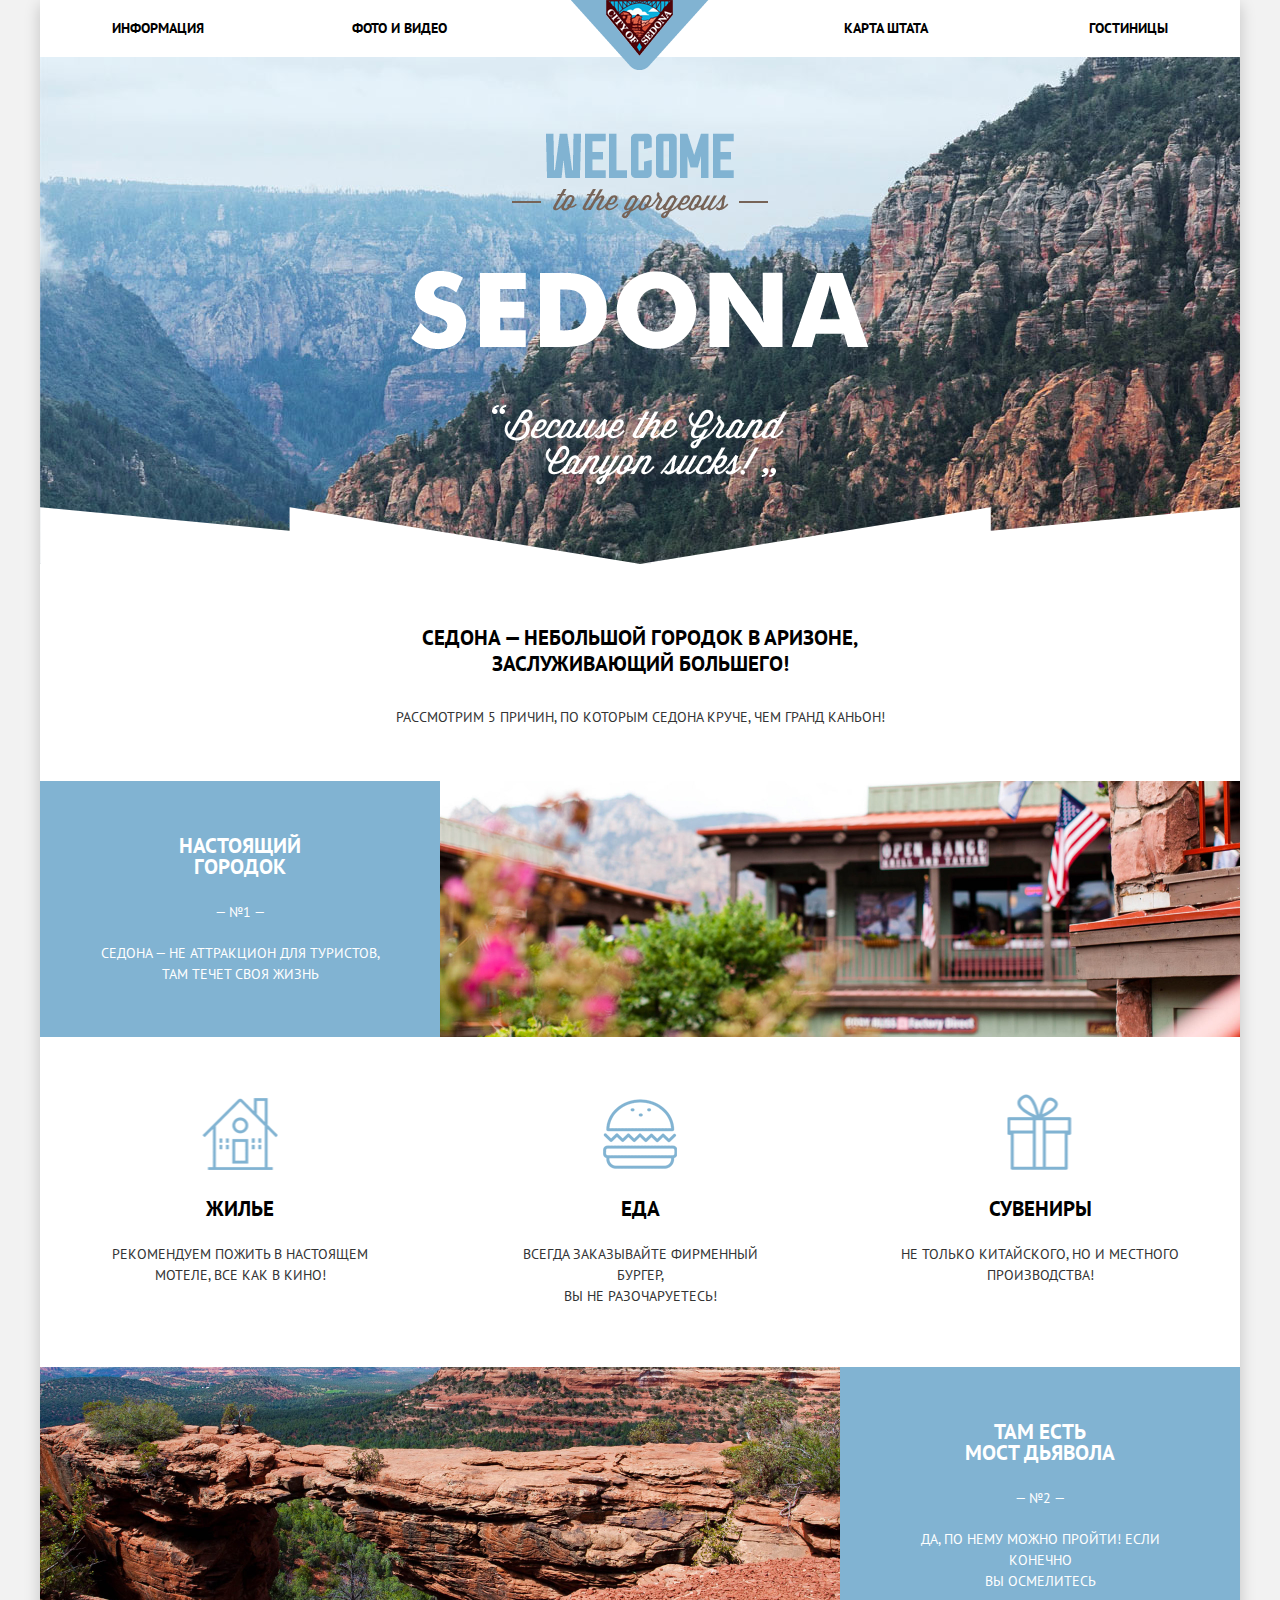
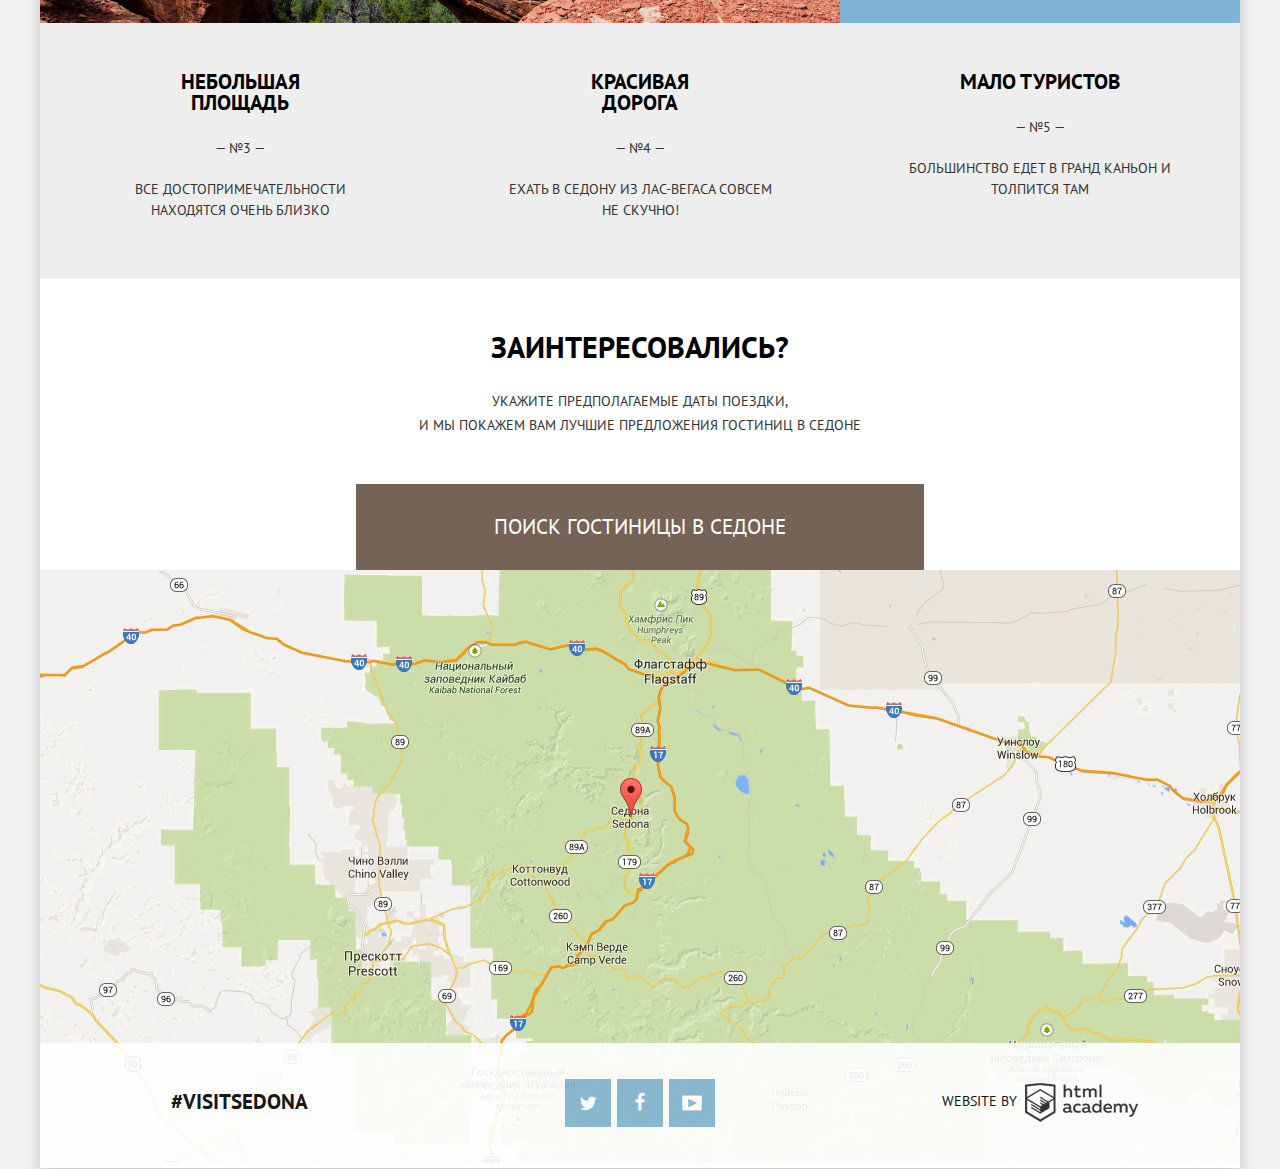
<file: index.html>
<!DOCTYPE html>
<html lang="ru">
	<head>
		<meta charset="utf-8">
		<title>Седона</title>
		<link href="https://fonts.googleapis.com/css?family=PT+Sans:400,700&subset=cyrillic" rel="stylesheet">
		<link href="css/normalize.css" rel="stylesheet">
		<link href="css/style-min.css" rel="stylesheet">
	</head>
	<body>
		<div class="container">
			<header class="page-header">
				<nav class="main-navigation clearfix">
					<ul class="main-navigation-left">
						<li>
							<a href="#">
								Информация
							</a>
						</li>
						<li>
							<a href="/photo-and-video">
								Фото и видео
							</a>
						</li>
					</ul>
					<ul class="main-navigation-right">
						<li>
							<a href="catalog.html">
								Гостиницы
							</a>
						</li>
						<li>
							<a href="/site-map">
								Карта штата
							</a>
						</li>	
					</ul>	
				</nav>
				<div class="logo">
					<a class="index-page current">
						<img src="img/logo.png" alt="City of Sedona" width="138" height="70">
					</a>
				</div>
			</header>
			<main>
				<div class="welcome-block">
					<img src="img/welcome.png" alt="Welcome to the gorgeous Sedona" width="458" height="352">
				</div>
				<p class="lead">
					<b>Седона &#8212; небольшой городок в Аризоне,<br> заслуживающий большего!</b>
				</p>
				<section class="features">
					<p>
						Рассмотрим 5 причин, по которым Седона круче, чем Гранд Каньон!
					</p>
					<div class="features-single city clearfix">
						<div class="features-item">
							<h2 class="features-name">Настоящий<br>городок</h2>
							<p> &#8212; №1 &#8212; </p>
							<p class="features-description">Седона &#8212; не аттракцион для туристов, там течет своя жизнь</p>
						</div>
						<!--Фоновое изображение &#8212 фото Sedona-city.jpg-->
					</div>
					<div class="features-advice clearfix">
						<div class="features-item house">
							<!--Фоновое изображение -house.png-->
							<p class="features-name">Жилье</p>
							<p class="features-description">Рекомендуем пожить в настоящем мотеле, все как в кино!</p>
						</div>
						<div class="features-item food">
							<!--Фоновое изображение -food.png-->
							<p class="features-name">Еда</p>
							<p class="features-description">Всегда заказывайте фирменный бургер, <br>Вы  не разочаруетесь!</p>
						</div>
						<div class="features-item souvenirs">
							<!--Фоновое изображение - souvenirs.png-->
							<p class="features-name">Сувениры</p>
							<p class="features-description">Не только китайского, но и местного  производства!</p>
						</div>
					</div>
					<div class="features-single bridge clearfix">
						<!--Фоновое изображение - фото Devil's-bridge.jpg-->
						<div class="content-right features-item">
							<h2 class="features-name">Там есть<br> мост дьявола</h2>
							<p> &#8212; №2 &#8212; </p>
							<p class="features-description">Да, по нему можно пройти! Если конечно <br> вы осмелитесь</p>
						</div>
					</div>
					<div class="features-block clearfix">
						<div class="features-item">
							<h2 class="features-name">Небольшая площадь</h2>
							<p> &#8212; №3 &#8212; </p>
							<p class="features-description">Все достопримеча&shy;тельности находятся очень близко</p>
						</div>
						<div class="features-item">
							<h2 class="features-name">Красивая дорога</h2>
							<p> &#8212; №4 &#8212; </p>
							<p class="features-description">Ехать в Седону из Лас-Вегаса совсем <br>не скучно!</p>
						</div>
						<div class="features-item">
							<h2 class="features-name">Мало туристов</h2>
							<p> &#8212; №5 &#8212; </p>
							<p class="features-description">Большинство едет в Гранд Каньон и толпится там</p>
						</div>
					</div>
				</section>
				<div class="index-search">
					<p class="index-search-heading">
						<b>
							Заинтересовались?
						</b>
					</p>
					<p>
						Укажите предполагаемые даты поездки,<br> и мы покажем вам лучшие предложения гостиниц в седоне
					</p>
					<a href="index-form.html" class="popup-btn">
						Поиск гостиницы в Седоне
					</a>					
					<form action="#" class="index-popup">
						<div class="clearfix">
							<label class="clearfix date">Дата заезда:
								<input type="text" value="24 апреля 2016" name="checkin">
							</label>
							<button name="calendar"></button>
						</div>
						<div class=" clearfix">
							<label class="clearfix date">Дата выезда:
								<input type="text" value="4 июля 2016" name="checkout">
							</label>
							<button name="calendar"></button>
						</div>
						<div class="clearfix visitors">
							<div class="adults clearfix">
								<label  for="adults-number">
									Взрослые:
								</label>
								<button name="plus">+</button>
								<input id="adults-number" type="text" value="2" name="adults">					
								<button name="minus">-</button>
							</div>
							<div class="children clearfix">
								<label for="children-number">
									Дети:
								</label>
								<button name="plus">+</button>
								<input id="children-number" type="text" value="0" name="children">
								<button name="minus">-</button>
							</div>
						</div>
						<button type="submit">Найти</button>
					</form>
				</div>
				<article class="background-map">
					<iframe src="https://www.google.com/maps/embed?pb=!1m18!1m12!1m3!1d814218.6862139197!2d-112.11062584922664!3d34.862797357011424!2m3!1f0!2f0!3f0!3m2!1i1024!2i768!4f13.1!3m3!1m2!1s0x872da132f942b00d%3A0x5548c523fa6c8efd!2z0KHQtdC00L7QvdCwLCDQkNGA0LjQt9C-0L3QsCA4NjMzNiwg0KHQqNCQ!5e0!3m2!1sru!2sru!4v1473276636604" style="border:0" allowfullscreen></iframe>
<!-- Фоновое изображение - карта <img src="img/map.jpg" width="1200px" height="593px">-->
				</article>
			</main>
			<footer class="page-footer clearfix">
				<section class="hashtag footer-item">
					<h2>#visitsedona</h2>
				</section>
				<section class="developer footer-item">
					Website by
					<a href="https://htmlacademy.ru"> html academy
						<img src="img/html-academy.png" alt="html academy" width="113" height="39">
					</a>
				</section>
				<section class="social footer-item">
					<a class="social-btn social-btn-tw" href="#">Twitter</a>
					<a class="social-btn social-btn-fb" href="#">Facebook</a>
					<a class="social-btn social-btn-youtube" href="#">Youtube</a>					
				</section>
			</footer>
		</div>
		<script src="js/popup-min.js"></script>	
	</body>	
</html>
</file>
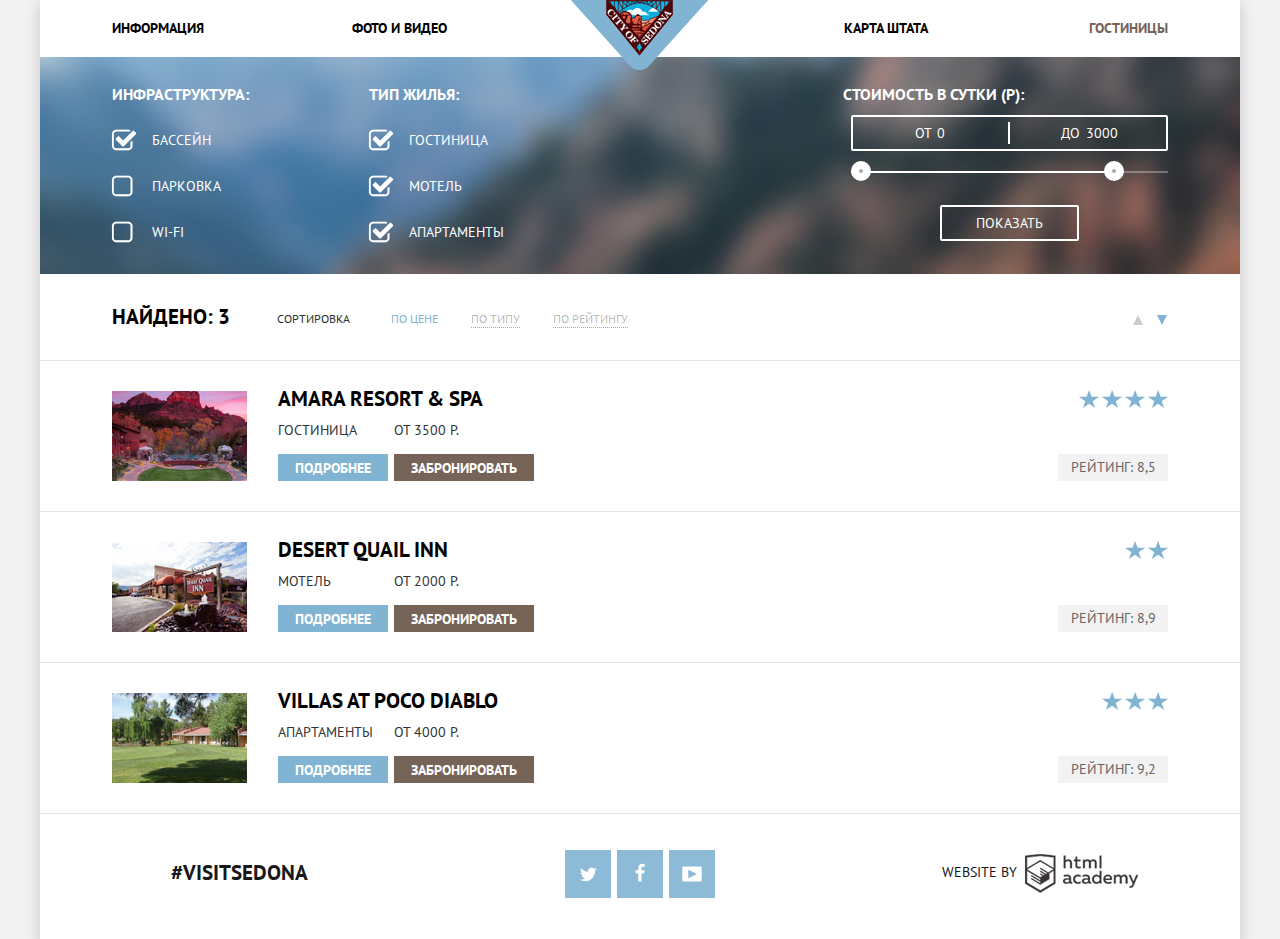
<file: catalog.html>
<!DOCTYPE html>
<html lang="ru">
	<head>
		<meta charset="utf-8">
		<title>Седона</title>
		<link href="https://fonts.googleapis.com/css?family=PT+Sans:400,700&subset=cyrillic" rel="stylesheet">
		<link href="css/normalize.css" rel="stylesheet">
		<link href="css/style-min.css" rel="stylesheet">
		</head>
	<body>
		<div class="container">
			<header class="page-header">
				<nav class="main-navigation clearfix">
					<ul class="main-navigation-left">
						<li>
							<a href="#">
								Информация
							</a>
						</li>
						<li>
							<a href="#">
								Фото и видео
							</a>
						</li>
					</ul>
					<ul class="main-navigation-right">
						<li>
							<a class="current">
								Гостиницы
							</a>
						</li>
						<li>
							<a href="/site-map">
								Карта штата
							</a>
						</li>	
					</ul>	
				</nav>
				<div class="logo">
					<a class="index-page" href="index.html">
						<img src="img/logo.png" alt="City of Sedona" width="138" height="70">
					</a>
				</div>
			</header>
			<main>
				<section class="hotels-search">
					<form action="#" class="clearfix">
						<fieldset class="hotels-search-category checkbox">	
							<legend>Инфраструктура:</legend>
							<label>
								<input type="checkbox" name="waterpool" checked>
								<span class="checkbox-indicator"></span>
								Бассейн
							</label>
							<label>
								<input type="checkbox" name="parking">
								<span class="checkbox-indicator"></span>
								Парковка
							</label>
							<label>
								<input type="checkbox" name="wi-fi">
								<span class="checkbox-indicator"></span>
								Wi-Fi
							</label>
						</fieldset>
						<fieldset class="hotels-search-category checkbox">
							<legend>
									Тип жилья:
							</legend>
							<label>
								<input type="checkbox" name="hotel" checked>
								<span class="checkbox-indicator"></span>
								Гостиница
							</label>
							<label>
								<input type="checkbox" name="motel" checked>
								<span class="checkbox-indicator"></span>
								Мотель
							</label>
							<label>
								<input type="checkbox" name="apartments" checked>
								<span class="checkbox-indicator"></span>
								Апартаменты
							</label>
						</fieldset>
						<fieldset class="hotels-search-category price">
							<legend>Стоимость в сутки (р):</legend>
							<div class="controls">	
								<div class="price-controls">
									<label class="min-price">От
										<input type="text" value="0">
									</label>
									<label class="max-price">До
										<input type="text" value="3000">
									</label>
								</div>
								<div class="price-range">
									<div class="scale">
										<div class="bar">
											<div class="range-toggle range-toggle-min"></div>
											<div class="range-toggle range-toggle-max"></div>
										</div>
									</div>
								</div>
								<button type="submit">
								Показать
								</button>
							</div>
						</fieldset>
					</form>
				</section>
				<section class="hotels-search-results">
					<div class="search-results-header clearfix">
						<h2>
							Найдено: 3
						</h2>
						<div class="sort">
							<div>
								Сортировка
							</div>
							<ul>
								<li>
									<a href="#" class="current">По цене</a>
								</li>
								<li>
									<a href="#">По типу</a>
								</li>
								<li>
									<a href="#">По рейтингу</a>
								</li>
							</ul>
						</div>
						<div class="sort-order">
							<a class="arrow-up" href="#">По возрастанию</a>
							<a class="arrow-down current" href="#">По убыванию</a>
						</div>
					</div>
					<article class="hotels-item clearfix">
						<div class="hotel-photo">
							<img src="img/hotel-amara.jpg" alt="hotel-photo" width="135" height="90">
						</div>
						<div class="hotel-review">
							<a class="hotel-name" href="#">Amara resort &amp; Spa</a>
							<div class="hotel-price">
								<div>Гостиница</div>
								<div>от 3500 р.</div>
							</div>
							<div class="hotel-btn">
								<a href="#" class="details-btn">Подробнее</a>
								<a href="#" class="reserve-btn">Забронировать</a>
							</div>
						</div>
						<div class="hotel-level">
							<div class="stars">
								<div class="star"></div>
								<div class="star"></div>
								<div class="star"></div>
								<div class="star"></div>
							</div>
							<div class="rating">
								Рейтинг: 8,5
							</div>
						</div>
					</article>
					<article class="hotels-item clearfix">
						<div class="hotel-photo">
							<img src="img/hotel-desert.jpg" alt="hotel-photo" width="135" height="90">
						</div>
						<div class="hotel-review">
							<a class="hotel-name" href="#">Desert Quail Inn</a>
							<div class="hotel-price">
								<div>Мотель</div>
								<div>от 2000 р.</div>
							</div>
							<div class="hotel-btn">
								<a href="#" class="btn details-btn">Подробнее</a>
								<a href="#" class="btn reserve-btn">Забронировать</a>
							</div>
						</div>
						<div class="hotel-level">
							<div class="stars">
								<div class="star"></div>
								<div class="star"></div>
							</div>
							<div class="rating">
								Рейтинг: 8,9
							</div>
						</div>
					</article>
					<article class="hotels-item clearfix">
						<div class="hotel-photo">
							<img src="img/hotel-villas.jpg" alt="hotel-photo" width="135" height="90">
						</div>
						<div class="hotel-review">
							<a class="hotel-name" href="#">Villas at Poco Diablo</a>
							<div class="hotel-price">
								<div>Апартаменты</div>
								<div>от 4000 р.</div>
							</div>
							<div class="hotel-btn">
								<a href="#" class="btn details-btn">Подробнее</a>
								<a href="#" class="btn reserve-btn">Забронировать</a>
							</div>
						</div>
						<div class="hotel-level">
							<div class="stars">
								<div class="star"></div>
								<div class="star"></div>
								<div class="star"></div>
							</div>
							<div class="rating">
								Рейтинг: 9,2
							</div>
						</div>
					</article>
				</section>
			</main>
			<footer class="page-footer clearfix">
				<section class="hashtag footer-item">
					<h2>#visitsedona</h2>
				</section>
				<section class="developer footer-item">
					Website by
					<a href="https://htmlacademy.ru"> html academy
						<img src="img/html-academy.png" alt="html academy" width="113" height="39">
					</a>
				</section>
				<section class="social footer-item">
					<a class="social-btn social-btn-tw" href="#">Twitter</a>
					<a class="social-btn social-btn-fb" href="#">Facebook</a>
					<a class="social-btn social-btn-youtube" href="#">Youtube</a>					
				</section>
			</footer>
		</div>	
	</body>	
</html>
</file>
<file: css/style-min.css>
body{min-width:768px;font-weight:400;font-size:14px;line-height:21px;font-family:"PT Sans",Arial,sans-serif;text-transform:uppercase;color:#333;background-color:#f2f2f2}.features-name,.lead,h2{font-size:21px;line-height:26px;font-weight:700}.features-name,.lead{color:#000}.features-name,h2{margin-top:0}b,h2{color:#000}a,button{cursor:pointer}a.current{cursor:default}.container{margin:0 auto;max-width:1200px;background-color:#fff;box-shadow:0 5px 15px rgba(0,1,1,.2)}.clearfix::after{content:"";display:table;clear:both}.content-left{float:left}.content-right{float:right}.page-header{position:relative;color:#766357}.main-navigation-left,.main-navigation-right{float:left;width:40%;margin:0;padding:0;list-style:none}.main-navigation-right{float:right}.main-navigation-left li,.main-navigation-right li{box-sizing:border-box;width:50%;padding-top:18px;padding-bottom:18px}.main-navigation-left li{padding-left:15%;float:left;text-align:left}.main-navigation-right li{float:right;padding-right:15%;text-align:right}.main-navigation a{font-weight:700;font-size:14px;line-height:26p;color:#000;text-decoration:none}.main-navigation a:hover{color:#81b3d2}.main-navigation a:active{color:#000;opacity:.3}.main-navigation a.current{color:#766357}.main-navigation a.current:hover{color:#604e43}.main-navigation a.current:active{color:#766357;opacity:.3}.logo{position:absolute;left:50%;top:0;transform:translate(-69px)}.page-footer{width:100%;padding-top:36px;padding-bottom:36px;background:#fff;opacity:.9;color:#000}.footer-item{width:33.33333%;box-sizing:border-box;padding-left:4%;padding-right:4%}.page-footer .hashtag{float:left;margin:0 auto}.page-footer .social{margin:0 auto}.page-footer .developer{float:right}.footer-item h2{margin-top:10px;margin-left:auto;margin-right:auto;text-align:center}.social{text-align:center;font-size:0}.social-btn{position:relative;display:inline-block;width:46px;height:48px;margin-right:6px;vertical-align:top;background:#81b3d2}.social-btn:last-child{margin-right:0}.social-btn::after{position:absolute;top:50%;left:50%;content:"";background:url(../img/spritesheet.png)}.social-btn-tw::after{width:17px;height:15px;background-position:-866px -2px;margin-left:-8px;margin-top:-7px}.social-btn-fb::after{width:10px;height:19px;background-position:-434px -2px;margin-left:-5px;margin-top:-11px}.social-btn-youtube::after{width:20px;height:16px;background-position:-887px -2px;margin-left:-10px;margin-top:-8px}.social-btn:hover{background:#669ec0}.social-btn:active{background:#5496bd}.social-btn:active::after{opacity:.3}.developer{min-width:260px;margin-top:3px;text-align:center}.developer a{display:inline-block;width:113px;height:39px;margin-top:1px;margin-left:4px;padding:0;font-size:0;vertical-align:middle}.developer a:hover{background-position:-236px -2px}.developer a:active,.developer a:hover,.features-advice .features-name::before{background-image:url(../img/spritesheet.png);background-repeat:no-repeat}.developer a:active{background-position:-119px -2px}.developer img:hover{opacity:0;margin:0}.welcome-block{box-sizing:border-box;min-height:508px;margin-bottom:60px;padding-top:76px;background:#b8d0e0;background-image:url(../img/bg-index.jpg);background-position:center -56px}.welcome-block::after{content:"";display:block;width:100%;height:57px;background:url(../img/welcome-shape.png);background-position:center bottom;background-size:100% 57px;border-bottom:1px solid #fff}.welcome-block img{display:block;margin:0 auto 22px}.features>p,.lead{margin:0 auto 27px;padding:0 6%;text-align:center}.features>p{margin:0 auto 51px;line-height:26px}.features-item{float:left;box-sizing:border-box;width:33.333333%;padding-left:4%;padding-right:4%}.features-item .features-name,.features-item p{max-width:285px;margin-left:auto;margin-right:auto;margin-bottom:20px;text-align:center}.features-item .features-name{max-width:160px;margin-bottom:25px;line-height:21px;color:#000}.features .city{background:#81b3d2 url(../img/bg-city.jpg) no-repeat;background-position:right center;background-size:66.666666%}.features-single .features-item{min-height:256px;max-height:533px;padding-top:54px;padding-bottom:5px;color:#fff;background:#81b3d2}.features-single .features-name{color:#fff}.features-single p{max-width:302px}.features-advice .features-item{position:relative;padding:161px 4.7% 5px;min-height:330px}.features-advice .house{padding-left:6%;padding-right:6%}.features-advice .features-name::before{content:"";position:absolute;left:50%;display:block;transform:translateX(-50%)}.house .features-name::before{top:61px;width:75px;height:72px;background-position:-526px -2px}.food .features-name::before{top:62px;width:74px;height:71px;background-position:-448px -2px}.souvenirs .features-name::before{top:57px;width:65px;height:77px;background-position:-636px -2px}.features .bridge{background:#81b3d2 url(../img/bg-bridge.jpg) no-repeat;background-position:left center;background-size:66.666666%}.features-item.content-right,.visitors button{float:right}.features-block{background:#eee}.features-block .features-item{box-sizing:border-box;min-height:256px;padding:48px 5% 5px}.index-popup,.index-search{box-sizing:border-box;width:568px;margin:0 auto}.index-search{padding-top:26px;background:inherit}.index-search p.index-search-heading{margin-bottom:30px;font-weight:700;font-size:30px;line-height:24px;color:#fff}.index-search p{margin-bottom:47px;text-align:center;font-size:14px;line-height:24px}.index-search a{position:relative;z-index:3;display:block;width:100%;padding-top:30px;padding-bottom:30px;text-align:center;font-size:21px;line-height:26px;text-decoration:none;color:#fff;background:#766357}.index-popup{position:absolute;z-index:2;display:none;padding:55px;background:#fff;box-shadow:0 7px 15px rgba(0,1,1,.15);font-size:0;font-weight:700;line-height:38px}.index-popup-show{display:block;animation:drive .6s;transform-origin:50% 0%}@keyframes drive{0%{opacity:0;transform:translateY(-150px)}to{opacity:1;transform:translateY(0)}}.index-popup>div{position:relative;margin-bottom:29px}.index-popup label{float:left;width:100%;font-size:14px;text-align:left}.index-popup input{float:right;height:38px;box-sizing:border-box;font-size:14px;text-transform:uppercase;outline:none;border:none;background:#f2f2f2}.index-popup button[name=calendar]{position:absolute;top:8px;right:9px;width:21px;height:22px;border:none;outline:none;background:#f2f2f2 url(../img/spritesheet.png);background-position:-353px -2px}.index-popup button[name=calendar]:hover{background-position:-353px -51px}.index-popup button[name=calendar]:active{background-position:-353px -26px}.index-popup input[name=checkin],.index-popup input[name=checkout]{width:346px;padding-left:15px;padding-right:10px}.index-popup input[name=checkin]:hover,.index-popup input[name=checkout]:hover{background:#ebebeb}.index-popup input[name=checkin]:focus,.index-popup input[name=checkout]:focus{background:#fff;border:2px solid #e5e5e5}.index-popup input[name=adults],.index-popup input[name=children]{width:38px;text-align:center}.index-popup .adults{float:left;width:227px}.index-popup .children{float:right;width:180px}.visitors label{width:auto}.index-popup button[name=minus],.index-popup button[name=plus]{position:relative;width:38px;height:38px;padding:0;font-size:0;border:none;outline:none;background:#f2f2f2}.index-popup button[name=minus]::before,.index-popup button[name=plus]::after,.index-popup button[name=plus]::before{content:"";position:absolute;top:50%;left:50%;transform:translate(-50%,-50%);width:11px;height:3px;background:#a9a9a9}.index-popup button[name=plus]::after{width:3px;height:11px}.index-popup button[name=minus]:hover::before,.index-popup button[name=plus]:hover::after,.index-popup button[name=plus]:hover::before{background:#000}.index-popup button[name=minus]:active::before,.index-popup button[name=plus]:active::after,.index-popup button[name=plus]:active::before{background:#81b3d2}.index-popup button[type=submit]{width:458px;height:58px;margin-top:26px;font-weight:700;font-size:21px;text-transform:uppercase;color:#fff;background:#81b3d2;border:none;outline:none}.index-popup button[type=submit]:hover{background:#669ec0}.index-popup button[type=submit]:active{background:#5496bd;color:rgba(255,255,255,.3)}.background-map{background:#cbdda9 url(../img/bg-map.jpg) no-repeat;margin-bottom:-120px}.background-map,iframe{width:100%;height:593px}.hotels-search{box-sizing:border-box;padding:27px 6%;min-height:217px;max-height:562px;background:#7497ba url(../img/bg-hotels.jpg);background-position:center;background-size:100%;color:#fff}.hotels-search ul{list-style:none;padding:0;margin:0}.hotels-search fieldset{margin:0;padding:0;border:none}.hotels-search fieldset:first-child{margin-right:46px;min-width:193px;width:20%}.hotels-search legend{margin-bottom:25px;font-weight:700;font-size:16px;line-height:21px}.hotels-search-category{float:left;min-height:156px}.checkbox label{position:relative;display:block;margin-bottom:23px;height:23px;min-width:110px;padding-left:40px;cursor:pointer}.checkbox label:last-child{margin-bottom:0}.checkbox-indicator{position:absolute;top:-1px;left:-1px;background-image:url(../img/spritesheet.png);background-repeat:no-repeat;width:22px;height:22px;background-position:-378px -2px}:checked~.checkbox-indicator{width:26px;height:22px;top:-1px;background-position:-404px -2px}.hotels-search input[type=checkbox]{display:none}.hotels-search-category:last-child{float:right;width:33%;min-width:246px;margin-right:0}.price legend{margin-bottom:10px;margin-left:23px}.controls{margin-left:9%}.price-controls{position:relative;box-sizing:border-box;margin-bottom:20px;height:36px;font-size:0;border:2px solid #fff;border-radius:2px}.price-controls label{display:inline-block;box-sizing:border-box;width:50%;margin:0;text-align:right;font-size:14px;line-height:32px;vertical-align:top;cursor:pointer}.price-controls input{width:50%;margin:0;line-height:28px;background:0 0;color:inherit;border:none;outline:none;cursor:inherit}.min-price input{width:45%}.price-range{margin-bottom:32px}.price-controls::after{position:absolute;top:50%;left:50%;transform:translate(-50%,-50%);height:22px;width:2px;content:"";background:#fff}.scale{height:2px;background:rgba(255,255,255,.3)}.bar{position:relative;margin-left:0%;width:83%;height:2px;background:#fff}.range-toggle{position:absolute;top:-10px;width:4px;height:4px;background:#ababab;border-radius:50%;border:8px solid #fff;cursor:pointer}.range-toggle:hover{background:#1c4f80}.range-toggle-max{right:-10px}.hotels-search button[type=submit]{display:block;margin:0 auto;padding-left:34px;padding-right:34px;font-size:14px;line-height:30px;color:inherit;background:0 0;text-transform:uppercase;outline:none;border:2px solid #fff;border-radius:2px;cursor:pointer}.hotels-search button[type=submit]:hover{color:#000;background:#fff}.hotels-item,.search-results-header{padding:30px 6%;border-bottom:1px solid #e5e5e5}.search-results-header h2{float:left;width:135px;margin:0 30px 0 0}.search-results-header .sort{float:left;max-width:75%;margin-top:7px;font-size:0;line-height:15px}.sort *{display:inline-block;vertical-align:top}.sort div{font-size:12px;margin-right:41px}.search-results-header ul{max-width:75%;margin:0;padding:0;list-style:none}.sort li{margin-right:33px}.sort a{font-size:12px;line-height:16px;color:rgba(0,0,0,.3);text-decoration:none;border-bottom:1px dotted #81b3d2}.hotel-review .hotel-name:hover,.sort a:hover{color:#81b3d2}.sort a:active{color:#000;border:none}.sort a.current{color:#81b3d2;border:none}.search-results-header .sort-order{float:right;padding-right:1px;font-size:0}.sort-order a::before{content:"";display:inline-block;vertical-align:bottom;margin-left:14px;border:10px solid #ccc;border-left:5px solid transparent;border-right:5px solid transparent}a.arrow-up::before{border-top-width:0}a.arrow-down::before{border-bottom-width:0}.sort-order a:hover::before{border-top-color:#000;border-bottom-color:#000}.sort-order a.current::before,.sort-order a:active::before{border-top-color:#81b3d2;border-bottom-color:#81b3d2}.hotel-photo img{padding:0}.hotels-item .hotel-photo{float:left;width:135px;height:90px;margin-right:31px}.hotel-review{float:left;box-sizing:border-box;max-width:270px;margin-top:-5px}.hotel-review .hotel-name{display:block;margin-bottom:8px;font-size:21px;line-height:26px;font-weight:700;color:#000;text-decoration:none}.hotel-review .hotel-name:active{color:#000;opacity:.3}.hotel-price{font-size:0;margin-bottom:13px}.hotel-btn a,.hotel-price div{display:inline-block;vertical-align:top;margin-right:6px;font-size:14px}.hotel-price div{min-width:110px;padding-bottom:0}.hotel-btn{font-size:0}.hotel-btn a{padding:4px 17px 2px;font-weight:700;text-decoration:none}.hotel-review .details-btn{background:#81b3d2;color:#fff}.hotel-review .details-btn:hover{background:#669ec0}.hotel-review .details-btn:active{background:#5496bd;color:rgba(255,255,255,.3)}.hotel-review .reserve-btn{background:#766357;color:#fff}.hotel-review .reserve-btn:hover{background:#604e43}.hotel-review .reserve-btn:active{background:#503e33;color:rgba(255,255,255,.3)}.hotel-level{float:right}.hotel-level .stars{text-align:right}.star,.star::after{border-right:10px solid transparent;border-bottom:7px solid #81b3d2;border-left:10px solid transparent}.star{position:relative;float:right;margin:5px 0 5px 3px;display:block;width:0;height:0;transform:rotate(35deg)}.star::before{content:"";position:absolute;top:-5px;left:-6px;display:block;height:0;width:0;border-bottom:8px solid #81b3d2;border-left:3px solid transparent;border-right:3px solid transparent;transform:rotate(-35deg)}.star::after{content:"";position:absolute;top:0;left:-10px;transform:rotate(-70deg)}.hotel-level .rating{width:110px;height:27px;margin-top:63px;text-align:center;line-height:27px;background:#f2f2f2;color:#666}
</file>
